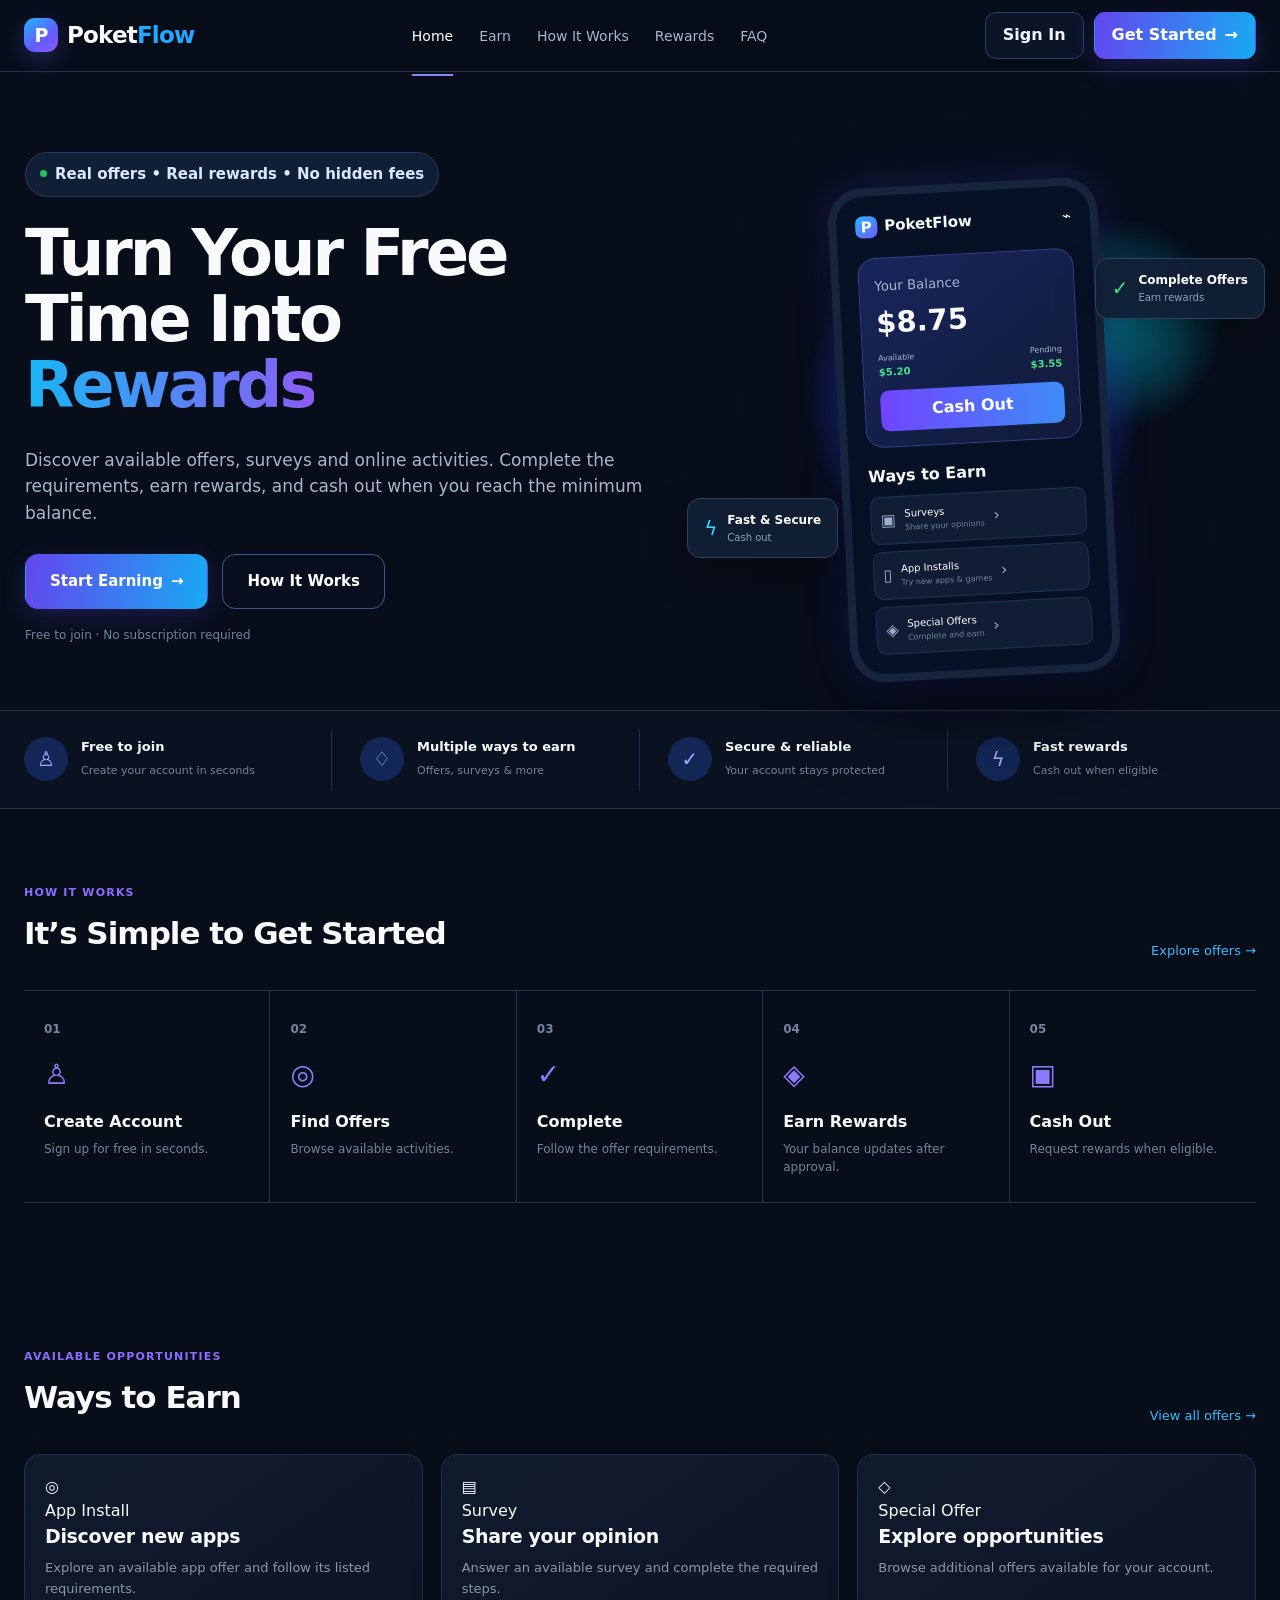
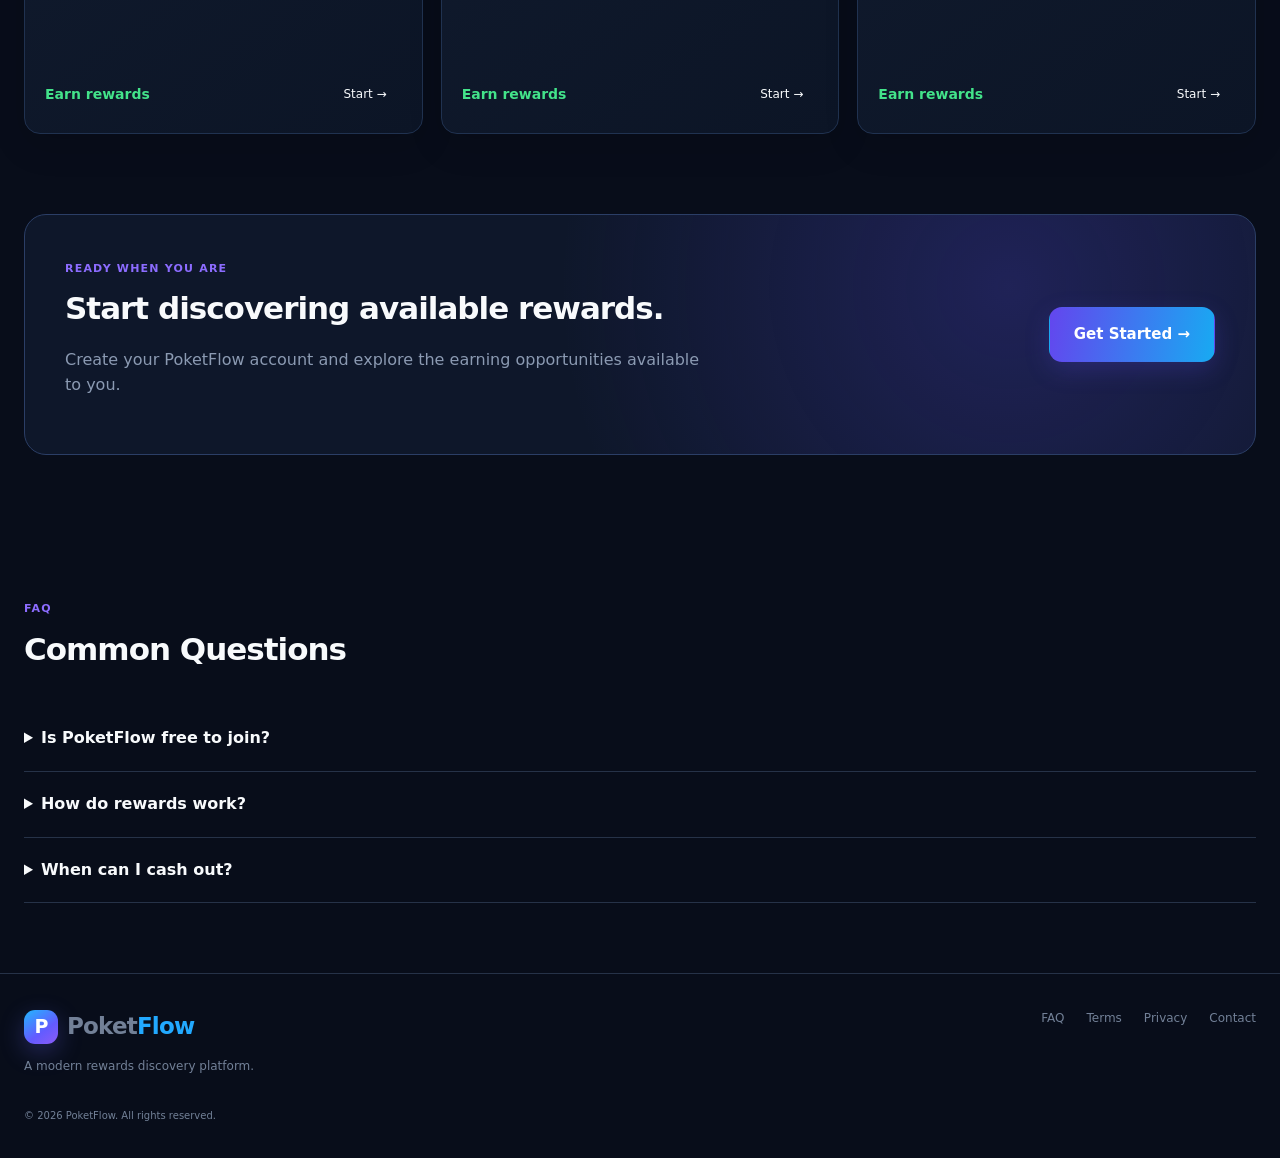
<file: index.html>
<!doctype html>

<html lang="en">

<head>

  <meta charset="utf-8">

  <meta
    name="viewport"
    content="width=device-width,initial-scale=1"
  >

  <title>
    PoketFlow — Turn Your Free Time Into Rewards
  </title>

  <meta
    name="description"
    content="Discover offers and activities, complete requirements, earn rewards, and cash out when you reach the minimum balance."
  >

  <link
    rel="stylesheet"
    href="assets/poketflow.css"
  >

</head>


<body>


<!-- ==================================================
     HEADER
================================================== -->

<header class="site-header">


  <a
    class="brand"
    href="index.html"
  >

    <span class="brand-mark">
      P
    </span>

    <span>
      Poket<span>Flow</span>
    </span>

  </a>


  <nav class="desktop-nav">

    <a
      class="active"
      href="index.html"
    >
      Home
    </a>

    <a href="offers.php">
      Earn
    </a>

    <a href="#how-it-works">
      How It Works
    </a>

    <a href="#rewards">
      Rewards
    </a>

    <a href="#faq">
      FAQ
    </a>

  </nav>


  <div class="header-actions">

    <a
      class="btn btn-ghost"
      href="login.php"
    >
      Sign In
    </a>


    <a
      class="btn btn-primary"
      href="register.php"
    >
      Get Started
      <span>→</span>
    </a>

  </div>

</header>


<!-- ==================================================
     MAIN
================================================== -->

<main>


<!-- ==================================================
     HERO
================================================== -->

<section class="hero">


  <div class="hero-copy">


    <div class="eyebrow">

      <span class="dot"></span>

      Real offers • Real rewards • No hidden fees

    </div>


    <h1>
      Turn Your Free Time Into
      <span>Rewards</span>
    </h1>


    <p>
      Discover available offers, surveys and online activities.
      Complete the requirements, earn rewards, and cash out
      when you reach the minimum balance.
    </p>


    <div class="hero-actions">

      <a
        class="btn btn-primary btn-large"
        href="register.php"
      >
        Start Earning
        <span>→</span>
      </a>


      <a
        class="btn btn-outline btn-large"
        href="#how-it-works"
      >
        How It Works
      </a>

    </div>


    <div class="hero-note">
      Free to join · No subscription required
    </div>


  </div>


  <!-- ==================================================
       HERO VISUAL
  ================================================== -->

  <div class="hero-visual">


    <div class="glow glow-one"></div>

    <div class="glow glow-two"></div>


    <div class="phone">


      <div class="phone-top">

        <span class="mini-logo">
          P
        </span>

        <strong>
          PoketFlow
        </strong>

        <span>
          ⌁
        </span>

      </div>


      <div class="balance-card">

        <small>
          Your Balance
        </small>


        <strong>
          $8.75
        </strong>


        <div class="balance-row">

          <span>
            Available
            <b>
              $5.20
            </b>
          </span>


          <span>
            Pending
            <b>
              $3.55
            </b>
          </span>

        </div>


        <button>
          Cash Out
        </button>

      </div>


      <h4>
        Ways to Earn
      </h4>


      <div class="phone-item">

        ▣

        <span>
          Surveys
          <small>
            Share your opinions
          </small>
        </span>

        ›

      </div>


      <div class="phone-item">

        ▯

        <span>
          App Installs
          <small>
            Try new apps & games
          </small>
        </span>

        ›

      </div>


      <div class="phone-item">

        ◈

        <span>
          Special Offers
          <small>
            Complete and earn
          </small>
        </span>

        ›

      </div>


    </div>


    <div class="float-card float-one">

      ✓

      <span>

        <b>
          Complete Offers
        </b>

        <small>
          Earn rewards
        </small>

      </span>

    </div>


    <div class="float-card float-two">

      ϟ

      <span>

        <b>
          Fast & Secure
        </b>

        <small>
          Cash out
        </small>

      </span>

    </div>


  </div>

</section>


<!-- ==================================================
     TRUST STRIP
================================================== -->

<section class="trust-strip">


  <div>

    <span class="icon">
      ♙
    </span>

    <p>

      <b>
        Free to join
      </b>

      <small>
        Create your account in seconds
      </small>

    </p>

  </div>


  <div>

    <span class="icon">
      ♢
    </span>

    <p>

      <b>
        Multiple ways to earn
      </b>

      <small>
        Offers, surveys & more
      </small>

    </p>

  </div>


  <div>

    <span class="icon">
      ✓
    </span>

    <p>

      <b>
        Secure & reliable
      </b>

      <small>
        Your account stays protected
      </small>

    </p>

  </div>


  <div>

    <span class="icon">
      ϟ
    </span>

    <p>

      <b>
        Fast rewards
      </b>

      <small>
        Cash out when eligible
      </small>

    </p>

  </div>


</section>


<!-- ==================================================
     HOW IT WORKS
================================================== -->

<section
  class="section"
  id="how-it-works"
>


  <div class="section-heading">


    <div>

      <span class="kicker">
        HOW IT WORKS
      </span>

      <h2>
        It’s Simple to Get Started
      </h2>

    </div>


    <a href="offers.php">
      Explore offers →
    </a>


  </div>


  <div class="steps">


    <div class="step">

      <b>01</b>

      <span>
        ♙
      </span>

      <h3>
        Create Account
      </h3>

      <p>
        Sign up for free in seconds.
      </p>

    </div>


    <div class="step">

      <b>02</b>

      <span>
        ◎
      </span>

      <h3>
        Find Offers
      </h3>

      <p>
        Browse available activities.
      </p>

    </div>


    <div class="step">

      <b>03</b>

      <span>
        ✓
      </span>

      <h3>
        Complete
      </h3>

      <p>
        Follow the offer requirements.
      </p>

    </div>


    <div class="step">

      <b>04</b>

      <span>
        ◈
      </span>

      <h3>
        Earn Rewards
      </h3>

      <p>
        Your balance updates after approval.
      </p>

    </div>


    <div class="step">

      <b>05</b>

      <span>
        ▣
      </span>

      <h3>
        Cash Out
      </h3>

      <p>
        Request rewards when eligible.
      </p>

    </div>


  </div>

</section>


<!-- ==================================================
     WAYS TO EARN
================================================== -->

<section
  class="section offers-section"
  id="rewards"
>


  <div class="section-heading">


    <div>

      <span class="kicker">
        AVAILABLE OPPORTUNITIES
      </span>

      <h2>
        Ways to Earn
      </h2>

    </div>


    <a href="offers.php">
      View all offers →
    </a>


  </div>


  <div class="offer-grid">


    <article class="offer-card">


      <div class="offer-icon">
        ◎
      </div>


      <div class="offer-body">

        <span class="tag">
          App Install
        </span>

        <h3>
          Discover new apps
        </h3>

        <p>
          Explore an available app offer and follow
          its listed requirements.
        </p>

      </div>


      <div class="offer-bottom">

        <strong>
          Earn rewards
        </strong>

        <a href="offers.php">
          Start →
        </a>

      </div>


    </article>


    <article class="offer-card">


      <div class="offer-icon orange">
        ▤
      </div>


      <div class="offer-body">

        <span class="tag">
          Survey
        </span>

        <h3>
          Share your opinion
        </h3>

        <p>
          Answer an available survey and complete
          the required steps.
        </p>

      </div>


      <div class="offer-bottom">

        <strong>
          Earn rewards
        </strong>

        <a href="offers.php">
          Start →
        </a>

      </div>


    </article>


    <article class="offer-card">


      <div class="offer-icon cyan">
        ◇
      </div>


      <div class="offer-body">

        <span class="tag">
          Special Offer
        </span>

        <h3>
          Explore opportunities
        </h3>

        <p>
          Browse additional offers available
          for your account.
        </p>

      </div>


      <div class="offer-bottom">

        <strong>
          Earn rewards
        </strong>

        <a href="offers.php">
          Start →
        </a>

      </div>


    </article>


  </div>

</section>


<!-- ==================================================
     CTA
================================================== -->

<section class="cta-section">


  <div>

    <span class="kicker">
      READY WHEN YOU ARE
    </span>


    <h2>
      Start discovering available rewards.
    </h2>


    <p>
      Create your PoketFlow account and explore
      the earning opportunities available to you.
    </p>

  </div>


  <a
    class="btn btn-primary btn-large"
    href="register.php"
  >
    Get Started →
  </a>


</section>


<!-- ==================================================
     FAQ
================================================== -->

<section
  class="section faq"
  id="faq"
>


  <div class="section-heading">


    <div>

      <span class="kicker">
        FAQ
      </span>

      <h2>
        Common Questions
      </h2>

    </div>


  </div>


  <details>

    <summary>
      Is PoketFlow free to join?
    </summary>

    <p>
      Yes. Creating an account does not require
      a subscription.
    </p>

  </details>


  <details>

    <summary>
      How do rewards work?
    </summary>

    <p>
      Available offers show their requirements and
      reward information. Follow the listed requirements
      and wait for completion approval where applicable.
    </p>

  </details>


  <details>

    <summary>
      When can I cash out?
    </summary>

    <p>
      Cash-out eligibility depends on your available
      balance, the site's minimum cashout, and any
      applicable payment or verification requirements.
    </p>

  </details>


</section>


</main>


<!-- ==================================================
     FOOTER
================================================== -->

<footer class="footer">


  <div class="footer-brand">


    <a
      class="brand"
      href="index.html"
    >

      <span class="brand-mark">
        P
      </span>

      <span>
        Poket<span>Flow</span>
      </span>

    </a>


    <p>
      A modern rewards discovery platform.
    </p>


  </div>


  <div class="footer-links">

    <a href="#faq">
      FAQ
    </a>

    <a href="#">
      Terms
    </a>

    <a href="#">
      Privacy
    </a>

    <a href="#">
      Contact
    </a>

  </div>


  <small>
    © 2026 PoketFlow. All rights reserved.
  </small>


</footer>


</body>

</html>
</file>
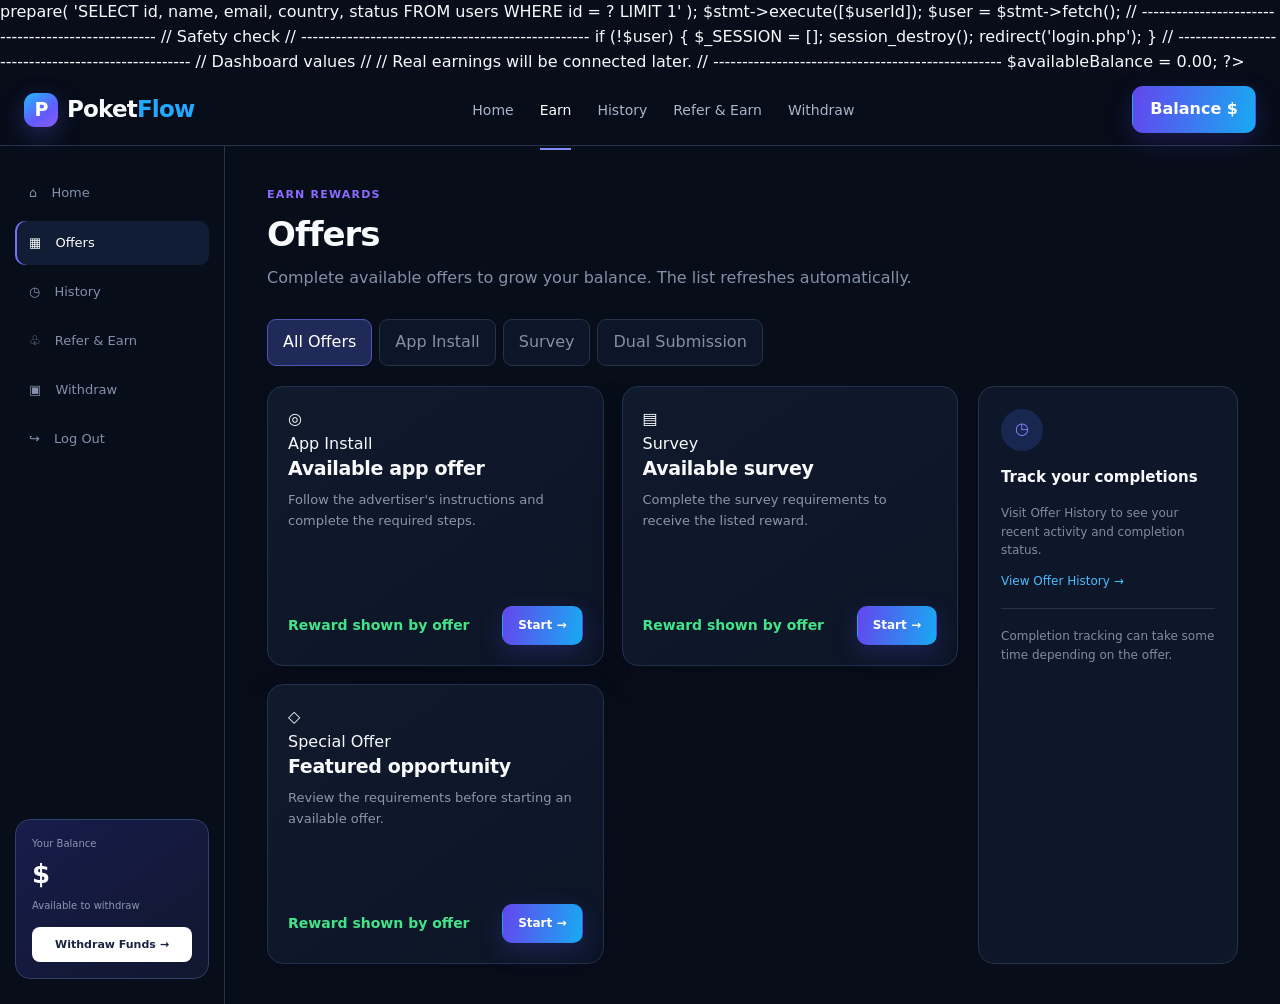
<file: offers.html>
<?php

declare(strict_types=1);

require_once __DIR__ . '/includes/auth.php';


// --------------------------------------------------
// Protect offers page
// --------------------------------------------------

if (!isLoggedIn()) {
    redirect('login.php');
}


// --------------------------------------------------
// Get logged-in user
// --------------------------------------------------

$userId = (int) $_SESSION['user_id'];

$stmt = $pdo->prepare(
    'SELECT
        id,
        name,
        email,
        country,
        status
     FROM users
     WHERE id = ?
     LIMIT 1'
);

$stmt->execute([$userId]);

$user = $stmt->fetch();


// --------------------------------------------------
// Safety check
// --------------------------------------------------

if (!$user) {

    $_SESSION = [];

    session_destroy();

    redirect('login.php');
}


// --------------------------------------------------
// Dashboard values
//
// Real earnings will be connected later.
// --------------------------------------------------

$availableBalance = 0.00;

?>

<!doctype html>

<html lang="en">

<head>

    <meta charset="utf-8">

    <meta
        name="viewport"
        content="width=device-width,initial-scale=1"
    >

    <title>Offers — PoketFlow</title>

    <link
        rel="stylesheet"
        href="assets/poketflow.css"
    >

</head>


<body class="app-page">


<!-- ==================================================
     HEADER
================================================== -->

<header class="app-header">


    <a
        class="brand"
        href="index.html"
    >

        <span class="brand-mark">
            P
        </span>

        <span>
            Poket<span>Flow</span>
        </span>

    </a>


    <nav>

        <a href="dashboard.php">
            Home
        </a>

        <a
            class="active"
            href="offers.php"
        >
            Earn
        </a>

        <a href="history.html">
            History
        </a>

        <a href="referrals.html">
            Refer & Earn
        </a>

        <a href="withdraw.html">
            Withdraw
        </a>

    </nav>


    <div class="header-actions">

        <a
            class="btn btn-primary"
            href="withdraw.html"
        >
            Balance $<?= number_format($availableBalance, 2) ?>
        </a>

    </div>

</header>


<!-- ==================================================
     APP LAYOUT
================================================== -->

<main class="app-shell">


    <!-- ==================================================
         SIDEBAR
    ================================================== -->

    <aside class="sidebar">


        <div class="sidebar-nav">


            <a href="dashboard.php">

                ⌂

                <span>
                    Home
                </span>

            </a>


            <a
                class="active"
                href="offers.php"
            >

                ▦

                <span>
                    Offers
                </span>

            </a>


            <a href="history.html">

                ◷

                <span>
                    History
                </span>

            </a>


            <a href="referrals.html">

                ♧

                <span>
                    Refer & Earn
                </span>

            </a>


            <a href="withdraw.html">

                ▣

                <span>
                    Withdraw
                </span>

            </a>


            <a href="logout.php">

                ↪

                <span>
                    Log Out
                </span>

            </a>


        </div>


        <!-- Balance -->

        <div class="side-balance">

            <small>
                Your Balance
            </small>


            <strong>
                $<?= number_format($availableBalance, 2) ?>
            </strong>


            <span>
                Available to withdraw
            </span>


            <a href="withdraw.html">
                Withdraw Funds →
            </a>

        </div>


    </aside>


    <!-- ==================================================
         MAIN CONTENT
    ================================================== -->

    <section class="app-content">


        <!-- Page Title -->

        <div class="page-title">

            <div>

                <span class="kicker">
                    EARN REWARDS
                </span>


                <h1>
                    Offers
                </h1>


                <p>
                    Complete available offers to grow your balance.
                    The list refreshes automatically.
                </p>

            </div>

        </div>


        <!-- ==================================================
             OFFER FILTERS
        ================================================== -->

        <div class="offer-tabs">

            <button
                type="button"
                class="selected"
            >
                All Offers
            </button>


            <button type="button">
                App Install
            </button>


            <button type="button">
                Survey
            </button>


            <button type="button">
                Dual Submission
            </button>

        </div>


        <!-- ==================================================
             OFFER AREA
        ================================================== -->

        <div class="dashboard-grid">


            <div class="offer-grid dashboard-offers">


                <!-- OFFER 1 -->

                <article class="offer-card">

                    <div class="offer-icon">
                        ◎
                    </div>


                    <div class="offer-body">

                        <span class="tag">
                            App Install
                        </span>


                        <h3>
                            Available app offer
                        </h3>


                        <p>
                            Follow the advertiser's instructions
                            and complete the required steps.
                        </p>

                    </div>


                    <div class="offer-bottom">

                        <strong>
                            Reward shown by offer
                        </strong>


                        <button
                            type="button"
                            class="btn btn-primary"
                        >
                            Start →
                        </button>

                    </div>

                </article>


                <!-- OFFER 2 -->

                <article class="offer-card">

                    <div class="offer-icon orange">
                        ▤
                    </div>


                    <div class="offer-body">

                        <span class="tag">
                            Survey
                        </span>


                        <h3>
                            Available survey
                        </h3>


                        <p>
                            Complete the survey requirements
                            to receive the listed reward.
                        </p>

                    </div>


                    <div class="offer-bottom">

                        <strong>
                            Reward shown by offer
                        </strong>


                        <button
                            type="button"
                            class="btn btn-primary"
                        >
                            Start →
                        </button>

                    </div>

                </article>


                <!-- OFFER 3 -->

                <article class="offer-card">

                    <div class="offer-icon cyan">
                        ◇
                    </div>


                    <div class="offer-body">

                        <span class="tag">
                            Special Offer
                        </span>


                        <h3>
                            Featured opportunity
                        </h3>


                        <p>
                            Review the requirements before
                            starting an available offer.
                        </p>

                    </div>


                    <div class="offer-bottom">

                        <strong>
                            Reward shown by offer
                        </strong>


                        <button
                            type="button"
                            class="btn btn-primary"
                        >
                            Start →
                        </button>

                    </div>

                </article>


            </div>


            <!-- ==================================================
                 INFORMATION CARD
            ================================================== -->

            <aside class="info-card">


                <div class="info-icon">
                    ◷
                </div>


                <h3>
                    Track your completions
                </h3>


                <p>
                    Visit Offer History to see your recent
                    activity and completion status.
                </p>


                <a href="history.html">
                    View Offer History →
                </a>


                <hr>


                <small>
                    Completion tracking can take some time
                    depending on the offer.
                </small>


            </aside>


        </div>


    </section>


</main>


</body>

</html>
</file>
<file: assets/poketflow.css>
:root {
    --pf-bg: #080d1a;
    --pf-bg2: #0b1222;
    --pf-surface: #111827;
    --pf-surface2: #151e31;
    --pf-primary: #6366f1;
    --pf-primary2: #818cf8;
    --pf-secondary: #8b5cf6;
    --pf-accent: #22d3ee;
    --pf-text: #f8fafc;
    --pf-muted: #94a3b8;
    --pf-border: #263248;
    --pf-success: #22c55e;
    --pf-radius: 16px;
    --pf-font: Inter, ui-sans-serif, system-ui, -apple-system, BlinkMacSystemFont, "Segoe UI", sans-serif;
}

* {
    box-sizing: border-box;
}

html {
    scroll-behavior: smooth;
}

body {
    margin: 0;
    background: var(--pf-bg);
    color: var(--pf-text);
    font-family: var(--pf-font);
    line-height: 1.55;
}

a {
    text-decoration: none;
    color: inherit;
}

button,
input {
    font: inherit;
}


/* =========================================
   HEADER
========================================= */

.site-header,
.app-header {
    height: 72px;
    border-bottom: 1px solid var(--pf-border);
    background: rgba(8, 13, 26, 0.9);
    backdrop-filter: blur(16px);
    display: flex;
    align-items: center;
    padding: 0 max(24px, calc((100% - 1280px) / 2));
    gap: 28px;
    position: sticky;
    top: 0;
    z-index: 20;
}

.brand {
    display: flex;
    align-items: center;
    gap: 9px;
    font-weight: 800;
    font-size: 23px;
    letter-spacing: -0.8px;
    white-space: nowrap;
}

.brand > span:last-child > span {
    color: #22a9ff;
}

.brand-mark {
    width: 34px;
    height: 34px;
    border-radius: 11px;
    background: linear-gradient(145deg, #22b7ff, #635bff 60%, #8b5cf6);
    display: grid;
    place-items: center;
    font-size: 19px;
    font-weight: 900;
    color: #fff;
    box-shadow: 0 8px 24px rgba(99, 102, 241, 0.3);
}

.desktop-nav,
.app-header nav {
    display: flex;
    align-items: center;
    gap: 26px;
    margin: auto;
}

.desktop-nav a,
.app-header nav a {
    color: #aab5ca;
    font-size: 14px;
    padding: 26px 0;
    border-bottom: 2px solid transparent;
}

.desktop-nav a:hover,
.desktop-nav .active,
.app-header nav a:hover,
.app-header nav .active {
    color: #fff;
    border-bottom-color: var(--pf-primary2);
}

.header-actions {
    display: flex;
    gap: 10px;
    align-items: center;
}


/* =========================================
   MOBILE MENU BUTTON
========================================= */

.mobile-menu-button {
    display: none;

    width: 42px;
    height: 42px;

    padding: 0;

    border: 1px solid var(--pf-border);

    border-radius: 11px;

    background: #0d1729;

    cursor: pointer;

    align-items: center;
    justify-content: center;

    flex-direction: column;

    gap: 5px;

    flex-shrink: 0;
}

.mobile-menu-button span {
    width: 19px;
    height: 2px;

    border-radius: 2px;

    background: #e8edff;

    transition:
        transform 0.2s ease,
        opacity 0.2s ease;
}


/* =========================================
   HAMBURGER → CLOSE
========================================= */

.mobile-menu-button.open span:nth-child(1) {
    transform:
        translateY(7px)
        rotate(45deg);
}

.mobile-menu-button.open span:nth-child(2) {
    opacity: 0;
}

.mobile-menu-button.open span:nth-child(3) {
    transform:
        translateY(-7px)
        rotate(-45deg);
}


/* =========================================
   MOBILE NAVIGATION
========================================= */

@media (min-width: 1001px) {
    .mobile-navigation {
        display: none !important;
    }

    .mobile-menu-button {
        display: none !important;
    }
}


.mobile-navigation {
    display: none;

    position: fixed;

    top: 72px;
    left: 0;
    right: 0;

    width: 100%;

    z-index: 100;

    background: rgba(8, 13, 26, 0.98);

    border-bottom: 1px solid var(--pf-border);

    box-shadow:
        0 18px 45px rgba(0, 0, 0, 0.45);

    padding: 12px 14px 16px;

    box-sizing: border-box;
}






/* Navigation container */

.mobile-navigation nav {
    display: grid;

    grid-template-columns: 1fr;

    gap: 5px;

    width: 100%;

    margin: 0;

    padding: 0;
}


/* Navigation links */

.mobile-navigation nav a {
    display: flex;

    align-items: center;

    width: 100%;

    min-height: 46px;

    box-sizing: border-box;

    gap: 13px;

    padding: 12px 14px;

    margin: 0;

    border: 0;

    border-radius: 11px;

    background: transparent;

    color: #8e9bb2;

    font-size: 14px;

    font-weight: 600;

    line-height: 1.2;

    text-decoration: none;

    white-space: nowrap;

    transition:
        background 0.2s ease,
        color 0.2s ease;
}


/* Hover */

.mobile-navigation nav a:hover {
    background: #111d34;

    color: #ffffff;
}


/* Active link */

.mobile-navigation nav a.active {
    background: #111d34;

    color: #ffffff;

    box-shadow:
        inset 3px 0 var(--pf-primary2);
}


/* Navigation icons */

.mobile-navigation .mobile-nav-icon {
    width: 24px;

    min-width: 24px;

    text-align: center;

    color: #8c7cff;

    font-size: 18px;

    line-height: 1;
}


/* Active icon */

.mobile-navigation nav a.active .mobile-nav-icon {
    color: #a49cff;
}


/* Show mobile menu */

.mobile-navigation.open {
    display: block;
}

/* =========================================
   BUTTONS
========================================= */

.btn {
    border: 1px solid transparent;
    border-radius: 11px;
    padding: 10px 17px;
    font-weight: 700;
    cursor: pointer;
    display: inline-flex;
    align-items: center;
    justify-content: center;
    gap: 8px;
    transition: 0.2s;
}

.btn-primary {
    background: linear-gradient(100deg, #6346ee, #18aaf2);
    color: #fff;
    box-shadow: 0 8px 24px rgba(91, 78, 239, 0.22);
}

.btn-primary:hover {
    transform: translateY(-1px);
    filter: brightness(1.08);
}

.btn-ghost {
    border-color: #294070;
    color: #f1f5ff;
    background: #0c1528;
}

.btn-outline {
    border-color: #40558d;
    background: rgba(9, 16, 32, 0.6);
    color: #fff;
}

.btn-large {
    padding: 15px 24px;
    border-radius: 13px;
    font-size: 15px;
}


/* =========================================
   HERO
========================================= */

.hero {
    min-height: 520px;
    max-width: 1280px;
    margin: auto;
    padding: 80px 25px 65px;
    display: grid;
    grid-template-columns: 1.05fr 0.95fr;
    align-items: center;
    gap: 45px;
}

.hero-copy {
    position: relative;
    z-index: 2;
}

.eyebrow {
    display: inline-flex;
    padding: 10px 14px;
    border-radius: 999px;
    background: #101e36;
    border: 1px solid #263c61;
    color: #dce7ff;
    font-size: 15px;
    font-weight: 700;
}

.dot {
    width: 7px;
    height: 7px;
    background: #22c55e;
    border-radius: 50%;
    margin: 7px 8px 0 0;
}

.hero h1 {
    font-size: clamp(42px, 5vw, 68px);
    line-height: 1.03;
    letter-spacing: -3px;
    margin: 24px 0 28px;
    max-width: 720px;
    
}

.hero h1 span {
    background: linear-gradient(90deg, #18b7f6, #8b5cf6);
    -webkit-background-clip: text;
    background-clip: text;
    color: transparent;
}

.hero p {
    font-size: 17px;
    color: #aab6ca;
    max-width: 620px;
}

.hero-actions {
    display: flex;
    gap: 14px;
    margin-top: 28px;
}

.hero-note {
    margin-top: 17px;
    color: #70819e;
    font-size: 12px;
}


/* =========================================
   HERO VISUAL
========================================= */

.hero-visual {
    height: 430px;
    position: relative;
    display: grid;
    place-items: center;
}

.glow {
    position: absolute;
    border-radius: 50%;
    filter: blur(2px);
}

.glow-one {
    width: 340px;
    height: 340px;
    background: radial-gradient(
        circle,
        #2436bb 0%,
        #172a85 42%,
        transparent 70%
    );
}

.glow-two {
    width: 220px;
    height: 220px;
    background: radial-gradient(
        circle,
        #06b6d4 0%,
        transparent 68%
    );
    right: 5%;
    top: 7%;
    opacity: 0.65;
}

.phone {
    position: relative;
    width: 270px;
    border: 8px solid #17243e;
    border-radius: 35px;
    background: #071126;
    box-shadow:
        0 30px 80px rgba(0, 0, 0, 0.5),
        0 0 40px rgba(64, 80, 255, 0.25);
    padding: 19px;
    z-index: 2;
    transform: rotate(-3deg);
}

.phone-top {
    display: flex;
    align-items: center;
    gap: 7px;
    font-size: 15px;
    margin-bottom: 20px;
}

.mini-logo {
    width: 22px;
    height: 22px;
    border-radius: 7px;
    background: linear-gradient(145deg, #22b7ff, #7359ff);
    display: grid;
    place-items: center;
    font-weight: 900;
}

.phone-top span:last-child {
    margin-left: auto;
}

.balance-card {
    background: linear-gradient(145deg, #17255b, #121b39);
    border: 1px solid #30428a;
    border-radius: 18px;
    padding: 15px;
}

.balance-card small {
    color: #a7b4d0;
}

.balance-card > strong {
    display: block;
    font-size: 29px;
    margin: 2px 0 7px;
}

.balance-row {
    display: flex;
    justify-content: space-between;
    font-size: 8px;
    color: #aab5ca;
}

.balance-row b {
    display: block;
    color: #43e38a;
    font-size: 10px;
}

.balance-card button {
    width: 100%;
    border: 0;
    border-radius: 9px;
    background: linear-gradient(90deg, #7144ff, #3d8df7);
    color: #fff;
    font-weight: 800;
    padding: 8px;
    margin-top: 10px;
}

.phone h4 {
    margin: 17px 0 8px;
}

.phone-item {
    background: #101d35;
    border: 1px solid #1f3356;
    border-radius: 10px;
    padding: 9px;
    margin: 7px 0;
    display: flex;
    align-items: center;
    gap: 9px;
    color: #9daecc;
}

.phone-item span {
    font-size: 10px;
    color: #fff;
}

.phone-item small {
    display: block;
    color: #71809a;
    font-size: 8px;
}

.phone-item:last-child {
    margin-bottom: 0;
}


/* =========================================
   FLOATING CARDS
========================================= */

.float-card {
    position: absolute;
    z-index: 4;
    background: rgba(18, 31, 54, 0.94);
    border: 1px solid #30415f;
    box-shadow: 0 16px 40px rgba(0, 0, 0, 0.28);
    padding: 12px 16px;
    border-radius: 13px;
    display: flex;
    gap: 10px;
    align-items: center;
    font-size: 20px;
    color: #45e287;
}

.float-card span {
    font-size: 12px;
    color: #fff;
}

.float-card small {
    display: block;
    color: #91a0b8;
    font-size: 10px;
}

.float-one {
    right: -10px;
    top: 75px;
}

.float-two {
    left: -5px;
    bottom: 55px;
    color: #3acfff;
}


/* =========================================
   TRUST STRIP
========================================= */

.trust-strip {
    border-top: 1px solid var(--pf-border);
    border-bottom: 1px solid var(--pf-border);
    background: #0a1222;
    display: grid;
    grid-template-columns: repeat(4, 1fr);
    max-width: 100%;
    padding: 18px max(24px, calc((100% - 1280px) / 2));
    gap: 0;
}

.trust-strip > div {
    display: flex;
    gap: 13px;
    align-items: center;
    padding: 8px 28px;
    border-right: 1px solid #20304b;
}

.trust-strip > div:first-child {
    padding-left: 0;
}

.trust-strip > div:last-child {
    border: 0;
}

.icon {
    width: 44px;
    height: 44px;
    border-radius: 50%;
    background: #122756;
    color: #a9a2ff;
    display: grid;
    place-items: center;
    font-size: 20px;
}

.trust-strip p {
    margin: 0;
}

.trust-strip b {
    display: block;
    font-size: 13px;
}

.trust-strip small {
    color: #73829a;
    font-size: 11px;
}


/* =========================================
   SECTIONS
========================================= */

.section {
    max-width: 1280px;
    margin: auto;
    padding: 70px 24px;
}

.section-heading {
    display: flex;
    justify-content: space-between;
    align-items: end;
    margin-bottom: 28px;
}

.section-heading h2,
.cta-section h2 {
    margin: 5px 0;
    font-size: 31px;
    letter-spacing: -1px;
}

.section-heading a {
    color: #39baff;
    font-size: 13px;
}

.kicker {
    color: #8c6cff;
    font-size: 11px;
    font-weight: 800;
    letter-spacing: 1.2px;
}


/* =========================================
   STEPS
========================================= */

.steps {
    display: grid;
    grid-template-columns: repeat(5, 1fr);
    border-top: 1px solid var(--pf-border);
    border-bottom: 1px solid var(--pf-border);
}

.step {
    padding: 25px 20px;
    border-right: 1px solid var(--pf-border);
    position: relative;
}

.step:last-child {
    border: 0;
}

.step > b {
    font-size: 12px;
    color: #7384a1;
}

.step > span {
    display: block;
    color: #8d7bff;
    font-size: 28px;
    margin: 13px 0;
}

.step h3 {
    margin: 0 0 5px;
    font-size: 16px;
}

.step p {
    margin: 0;
    color: #75839a;
    font-size: 12px;
}

/* =========================================
   OFFERS
========================================= */

.offer-grid {
    display: grid;
    grid-template-columns: repeat(3, 1fr);
    gap: 18px;
}

.offer-card {
    background: linear-gradient(
        145deg,
        #101a2d,
        #0c1526
    );

    border: 1px solid #203250;

    border-radius: var(--pf-radius);

    padding: 20px;

    display: flex;
    flex-direction: column;

    min-height: 280px;

    box-shadow:
        0 12px 35px rgba(0, 0, 0, 0.12);

    transition:
        border-color 0.2s ease,
        transform 0.2s ease;
}

.offer-card:hover {
    border-color: #3b4d78;
    transform: translateY(-2px);
}


/* =========================================
   OFFER IMAGE
========================================= */

.offer-image {
    width: 76px;
    height: 76px;

    border-radius: 16px;

    overflow: hidden;

    background: #17233d;

    display: grid;
    place-items: center;

    margin-bottom: 18px;

    flex-shrink: 0;
}

.offer-image img {
    width: 100%;
    height: 100%;

    object-fit: cover;

    display: block;
}


/* =========================================
   OFFER FALLBACK ICON
========================================= */

.offer-fallback-icon {
    width: 100%;
    height: 100%;

    display: grid;
    place-items: center;

    font-size: 31px;

    color: #ffffff;

    background:
        linear-gradient(
            145deg,
            #263dff,
            #635bff
        );
}

.offer-image.orange {
    background: #8b4b20;
}

.offer-image.cyan {
    background: #087f9a;
}


/* =========================================
   OFFER BODY
========================================= */

.offer-body {
    min-width: 0;
}

.offer-body h3 {
    margin: 0;

    color: #f8fafc;

    font-size: 19px;

    line-height: 1.3;

    font-weight: 800;

    letter-spacing: -0.35px;
}

.offer-body p {
    margin: 9px 0 0;

    color: #8997ad;

    font-size: 13px;

    line-height: 1.6;

    display: -webkit-box;

    -webkit-box-orient: vertical;

    -webkit-line-clamp: 2;

    overflow: hidden;
}


/* =========================================
   OFFER REWARD / START
========================================= */

.offer-bottom {
    margin-top: auto;

    padding-top: 22px;

    display: flex;

    justify-content: space-between;

    align-items: center;

    gap: 12px;
}

.offer-bottom strong {
    color: #43e38a;

    font-size: 14px;

    font-weight: 800;

    white-space: nowrap;
}

.offer-bottom a,
.offer-bottom button {
    font-size: 12px;

    padding: 9px 15px;

    border-radius: 10px;

    white-space: nowrap;
}


/* =========================================
   EMPTY OFFER
========================================= */

.empty-offer-card {
    grid-column: 1 / -1;
}

.empty-offer-card .offer-body h3 {
    font-size: 18px;
}
/* =========================================
   CTA
========================================= */

.cta-section {
    max-width: 1232px;
    margin: 10px auto 70px;
    padding: 40px;
    border: 1px solid #2b3e66;
    border-radius: 22px;
    background:
        radial-gradient(
            circle at 80% 30%,
            rgba(89, 71, 237, 0.23),
            transparent 45%
        ),
        #0e172a;
    display: flex;
    justify-content: space-between;
    align-items: center;
    gap: 25px;
}

.cta-section p {
    color: #8b9ab2;
    max-width: 650px;
}


/* =========================================
   FAQ
========================================= */

.faq details {
    border-bottom: 1px solid var(--pf-border);
    padding: 20px 0;
}

.faq summary {
    cursor: pointer;
    font-weight: 700;
}

.faq details p {
    color: #8795ac;
    font-size: 14px;
    max-width: 760px;
}


/* =========================================
   FOOTER
========================================= */

.footer {
    border-top: 1px solid var(--pf-border);
    max-width: 100%;
    padding: 35px max(24px, calc((100% - 1280px) / 2));
    display: grid;
    grid-template-columns: 1fr auto;
    gap: 20px;
    color: #728097;
}

.footer-brand p {
    font-size: 12px;
}

.footer-links {
    display: flex;
    gap: 22px;
    font-size: 12px;
}

.footer > small {
    grid-column: 1 / -1;
    font-size: 10px;
}


/* =========================================
   APP SHELL
========================================= */

.app-shell {
    max-width: 1450px;
    margin: auto;
    display: grid;
    grid-template-columns: 225px 1fr;
    min-height: calc(100vh - 73px);
}

.sidebar {
    border-right: 1px solid var(--pf-border);
    padding: 25px 15px;
    display: flex;
    flex-direction: column;
}

.sidebar-nav {
    display: grid;
    gap: 5px;
}

.sidebar-nav a {
    padding: 12px 14px;
    border-radius: 10px;
    color: #8391aa;
    font-size: 13px;
}

.sidebar-nav a:hover,
.sidebar-nav a.active {
    background: #111d34;
    color: #fff;
}

.sidebar-nav a.active {
    box-shadow: inset 2px 0 #7770ff;
}

.sidebar-nav span {
    margin-left: 10px;
}

.side-balance {
    margin-top: auto;
    border: 1px solid #30406a;
    background: linear-gradient(145deg, #171c4b, #11172e);
    padding: 16px;
    border-radius: 15px;
}

.side-balance small,
.side-balance span {
    display: block;
    color: #8a98b0;
    font-size: 10px;
}

.side-balance strong {
    font-size: 26px;
    display: block;
    margin: 2px 0 4px;
}

.side-balance a {
    display: block;
    margin-top: 13px;
    background: #fff;
    color: #1a2340;
    text-align: center;
    padding: 9px;
    border-radius: 8px;
    font-size: 11px;
    font-weight: 800;
}

.app-content {
    padding: 40px 42px;
    min-width: 0;
}


/* =========================================
   PAGE TITLES
========================================= */

.page-title h1,
.app-content > h1,
.welcome h1 {
    font-size: 34px;
    letter-spacing: -1px;
    margin: 5px 0;
}

.page-title p,
.lead,
.welcome p {
    color: #8391a8;
    margin: 0;
}


/* =========================================
   OFFER TABS
========================================= */

.offer-tabs {
    display: flex;
    gap: 7px;
    margin: 28px 0 20px;
    overflow: auto;
}

.offer-tabs button {
    white-space: nowrap;
    border: 1px solid var(--pf-border);
    background: #0d1628;
    color: #8290a8;
    border-radius: 9px;
    padding: 10px 15px;
    cursor: pointer;
}

.offer-tabs button.selected {
    color: #fff;
    background: #202a58;
    border-color: #5154b7;
}


/* =========================================
   DASHBOARD
========================================= */

.dashboard-grid {
    display: grid;
    grid-template-columns: 1fr 260px;
    gap: 20px;
}

.dashboard-offers {
    grid-template-columns: repeat(2, 1fr);
}

.info-card,
.referral-box,
.withdraw-card,
.empty-state {
    border: 1px solid var(--pf-border);
    background: #0d1729;
    border-radius: 16px;
    padding: 22px;
}

.info-icon {
    width: 42px;
    height: 42px;
    border-radius: 50%;
    background: #172750;
    display: grid;
    place-items: center;
    color: #8e83ff;
}

.info-card h3 {
    font-size: 15px;
}

.info-card p,
.info-card small {
    color: #7e8ca4;
    font-size: 12px;
}

.info-card a {
    color: #4bbdff;
    font-size: 12px;
}

.info-card hr {
    border: 0;
    border-top: 1px solid var(--pf-border);
    margin: 18px 0;
}


/* =========================================
   WELCOME
========================================= */

.welcome {
    display: flex;
    justify-content: space-between;
    gap: 20px;
    align-items: end;
}


/* =========================================
   STATISTICS
========================================= */

.stats-row {
    display: grid;
    grid-template-columns: repeat(3, 1fr);
    gap: 16px;
    margin: 30px 0 40px;
}

.stat-card {
    background: #0e182b;
    border: 1px solid var(--pf-border);
    border-radius: 15px;
    padding: 20px;
}

.stat-card span,
.stat-card small {
    display: block;
    color: #8190a9;
    font-size: 11px;
}

.stat-card strong {
    display: block;
    font-size: 28px;
    margin: 5px 0;
}


/* =========================================
   CONTENT HEADINGS
========================================= */

.content-heading {
    display: flex;
    justify-content: space-between;
    align-items: center;
}

.content-heading h2 {
    font-size: 20px;
}

.content-heading a {
    font-size: 12px;
    color: #42baff;
}


/* =========================================
   EARN CARDS
========================================= */

.earn-grid {
    display: grid;
    grid-template-columns: repeat(3, 1fr);
    gap: 16px;
}

.earn-card {
    border: 1px solid var(--pf-border);
    background: #0e182b;
    border-radius: 15px;
    padding: 20px;
}

.earn-card > span {
    font-size: 25px;
    color: #8d7bff;
}

.earn-card h3 {
    margin: 9px 0 3px;
}

.earn-card p {
    font-size: 12px;
    color: #7e8ca4;
}

.earn-card b {
    font-size: 11px;
    color: #42baff;
}


/* =========================================
   EMPTY STATE
========================================= */

.empty-state {
    text-align: center;
    max-width: 620px;
    margin: 35px auto;
    padding: 55px;
}

.empty-state > div {
    font-size: 36px;
    color: #8b7cff;
}

.empty-state p {
    margin-bottom: 22px;
}


/* =========================================
   REFERRAL
========================================= */

.referral-box {
    max-width: 720px;
    margin-top: 28px;
}

.copy-row {
    display: flex;
    gap: 8px;
    margin: 18px 0 8px;
}

.copy-row input {
    flex: 1;
    min-width: 0;
    background: #080f1e;
    border: 1px solid var(--pf-border);
    color: #91a0b8;
    border-radius: 9px;
    padding: 11px;
}


/* =========================================
   WITHDRAW
========================================= */

.withdraw-card {
    max-width: 650px;
    margin-top: 28px;
    display: flex;
    align-items: center;
    justify-content: space-between;
    gap: 25px;
}

.withdraw-card span,
.withdraw-card small {
    color: #8190a9;
    font-size: 11px;
    display: block;
}

.withdraw-card strong {
    display: block;
    font-size: 30px;
}

.withdraw-card small {
    margin-top: 20px;
}

.withdraw-card button:disabled {
    opacity: 0.45;
    cursor: not-allowed;
}


/* =========================================
   TABLET
========================================= */

@media (max-width: 1000px) {

    .desktop-nav {
        display: none;
    }

    .hero {
        grid-template-columns: 1fr;
        padding-top: 50px;
    }

    .hero-visual {
        order: -1;
        height: 360px;
    }

    .float-one {
        right: 0;
    }

    .trust-strip {
        grid-template-columns: repeat(2, 1fr);
    }

    .trust-strip > div {
        border-bottom: 1px solid #20304b;
    }

    .steps {
        grid-template-columns: repeat(2, 1fr);
    }

    .step:nth-child(2) {
        border-right: 0;
    }

    .step:nth-child(3),
    .step:nth-child(4),
    .step:nth-child(5) {
        border-top: 1px solid var(--pf-border);
    }

    .offer-grid,
    .dashboard-offers {
        grid-template-columns: 1fr 1fr;
    }

    .app-header nav {
        display: none;
    }

    .mobile-menu-button {
        display: flex;
    }

    .mobile-navigation.open {
        display: block;
    }

    .app-shell {
        grid-template-columns: 75px 1fr;
    }

    .sidebar-nav a span,
    .side-balance {
        display: none;
    }

    .sidebar-nav a {
        text-align: center;
    }

    .sidebar {
        padding: 20px 10px;
    }

    .app-content {
        padding: 30px 25px;
    }
}


/* =========================================
   MOBILE
========================================= */

@media (max-width: 680px) {

    .site-header,
    .app-header {
        height: 64px;
        padding: 0 14px;
    }

    .mobile-navigation {
    top: 64px;
    }


    .header-actions {
        margin-left: auto;
        gap: 8px;
    }

    .balance-button {
        font-size: 11px;
        padding: 8px 11px;
    }

    .mobile-menu-button {
        display: flex;
    }

    .mobile-navigation.open {
        display: block;
    }

    .header-actions .btn-ghost {
        display: none;
    }

    .brand {
        font-size: 19px;
    }

    .brand-mark {
        width: 30px;
        height: 30px;
    }

    .hero {
        padding: 38px 18px;
    }

    .hero h1 {
        font-size: 42px;
        letter-spacing: -2px;
    }

    .hero p {
        font-size: 15px;
    }

    .hero-actions {
        flex-direction: column;
    }

    .hero-visual {
        height: 350px;
        transform: scale(0.9);
    }

    .float-two {
        left: -10px;
    }

    .trust-strip {
        grid-template-columns: 1fr;
        padding: 10px 18px;
    }

    .trust-strip > div,
    .trust-strip > div:first-child {
        border-right: 0;
        padding: 12px 0;
    }

    .section {
        padding: 50px 18px;
    }

    .section-heading {
        align-items: start;
        gap: 15px;
    }

    .section-heading h2,
    .cta-section h2 {
        font-size: 25px;
    }

    .steps,
    .offer-grid,
    .dashboard-offers,
    .stats-row,
    .earn-grid {
        grid-template-columns: 1fr;
    }

    .step {
        border-right: 0 !important;
        border-bottom: 1px solid var(--pf-border);
    }

    .step:last-child {
        border-bottom: 0;
    }

    .cta-section {
        margin: 0 18px 50px;
        padding: 28px;
        display: block;
    }

    .cta-section .btn {
        margin-top: 15px;
    }

    .footer {
        display: block;
        padding: 30px 18px;
    }

    .footer-links {
        margin: 20px 0;
    }

    .app-shell {
        grid-template-columns: 1fr;
    }

    .sidebar {
        display: none;
    }

    .app-content {
        padding: 25px 17px;
    }

    .dashboard-grid {
        grid-template-columns: 1fr;
    }

    .welcome {
        display: block;
    }

    .welcome .btn {
        margin-top: 18px;
    }

    .withdraw-card {
        display: block;
    }

    .withdraw-card .btn {
        margin-top: 15px;
        width: 100%;
    }
}
</file>
